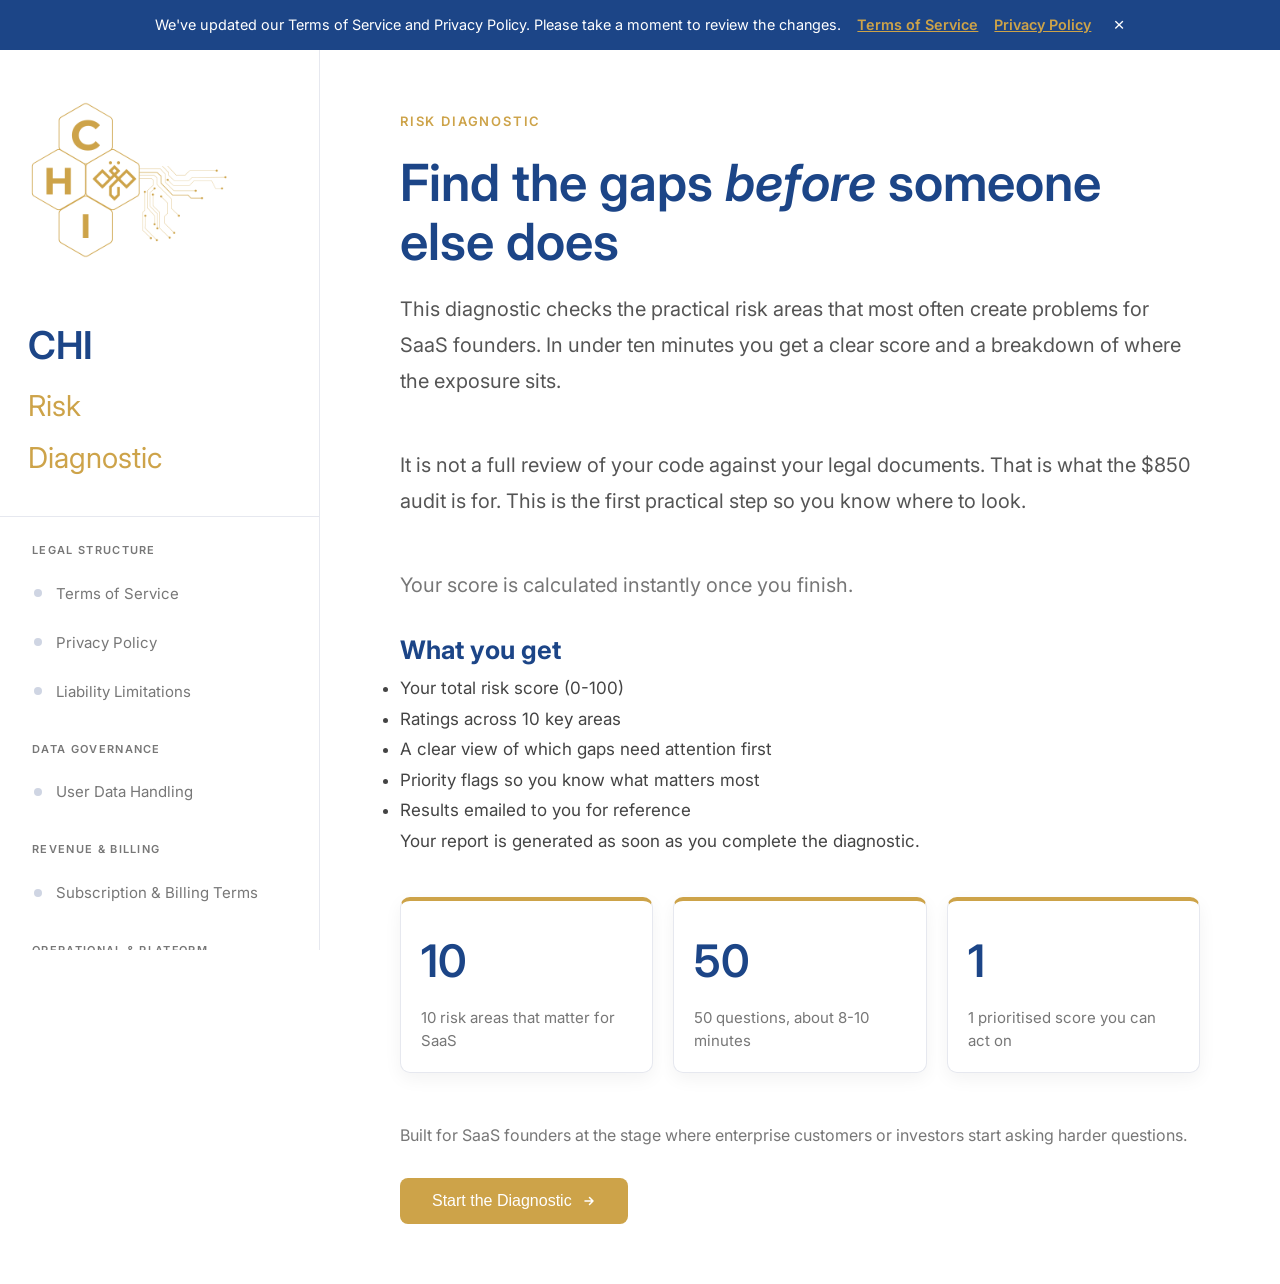
<file: saas-risk-diagnostic.html>
<!DOCTYPE html>
    <html lang="en">
        <head>
            <meta charset="UTF-8">
            <meta name="viewport" content="width=device-width, initial-scale=1.0">
            <title>CHI SaaS Risk Diagnostic</title>
            <link href="https://fonts.googleapis.com/css2?family=DM+Serif+Display:ital@0;1&family=DM+Mono:wght@300;400;500&family=Instrument+Sans:wght@400;500;600&display=swap" rel="stylesheet">
            <link rel="icon" type="images/chi-favicon.png" href="images/chi-favicon.png">
            <link href="https://fonts.googleapis.com/css2?family=Inter:wght@400;500;600&display=swap" rel="stylesheet">
            <style>
                /* ── RESET ── */
                *, *::before, *::after {
                  box-sizing: border-box;
                  margin: 0;
                  padding: 0;
                }

                /* ── BRAND VARIABLES ── */
                  :root {
                    --chi-navy: #1c4587;
                    --chi-gold: #cda349;
                    --chi-gold-dark: #b8923e;
                    --chi-text: #444;
                    --chi-text-mid: #555;
                    --chi-text-muted: #777;
                    --chi-light: #f7f9fc;
                    --chi-border: #e6e8ef;
                    --chi-border-active: #cfd5e3;
                    --chi-surface: #ffffff;
                    --green: #2e9e5b;
                    --amber: #d68b1c;
                    --red: #c23c3c;
                    --risk-crit: #a52b2b;
                  }

                  /* ── BODY ── */
                  body {
                    background: #ffffff;
                    color: var(--chi-text);
                    font-family: "Inter", sans-serif;
                    font-size: 17px;
                    line-height: 1.8;
                    min-height: 100vh;
                  }

                  /* ── LAYOUT ── */
                  .shell {
                    display: grid;
                    grid-template-columns: 320px 1fr;
                    min-height: 100vh;
                  }

                  /* ── SIDEBAR ── */
                  .sidebar {
                    background: var(--chi-surface);
                    border-right: 1px solid var(--chi-border);
                    padding: 36px 0;
                    position: sticky;
                    top: 0;
                    height: 100vh;
                    overflow-y: auto;
                    display: flex;
                    flex-direction: column;
                  }

                  .sidebar-logo {
                    padding: 0 28px 32px;
                    border-bottom: 1px solid var(--chi-border);
                  }

                  .sidebar-logo img {
                    width: 200px;
                    display: block;
                    padding-bottom: 25px;
                  }

                  .logo-tag {
                    font-family: "Inter", sans-serif;
                    color: var(--chi-navy);
                    font-size: 2.4rem;
                    font-weight: 600;
                  }

                  .logo-title {
                    font-family: "Inter", sans-serif;
                    color: var(--chi-gold);
                    font-size: 1.8rem;
                    font-weight: 400;
                  }

                  .sidebar-nav {
                    padding: 24px 0;
                    flex: 1;
                  }

                  .nav-domain-label {
                    padding: 0 32px;
                    font-family: "Inter", sans-serif;
                    font-size: 11px;
                    font-weight: 600;
                    letter-spacing: 0.12em;
                    color: var(--chi-text-muted);
                    text-transform: uppercase;
                    margin-bottom: 8px;
                    margin-top: 24px;
                  }

                  .nav-domain-label:first-child {
                    margin-top: 0;
                  }

                  .nav-item {
                    display: flex;
                    align-items: center;
                    gap: 14px;
                    padding: 11px 32px;
                    cursor: pointer;
                    transition: background 0.15s;
                    border-left: 2px solid transparent;
                    color: var(--chi-text-muted);
                    font-size: 15px;
                    font-family: "Inter", sans-serif;
                  }

                  .nav-item:hover {
                    background: rgba(28, 69, 135, 0.04);
                    color: var(--chi-text-mid);
                  }

                  .nav-item.active {
                    background: rgba(28, 69, 135, 0.06);
                    border-left-color: var(--chi-navy);
                    color: var(--chi-navy);
                    font-weight: 500;
                  }

                  .nav-item.completed {
                    color: var(--chi-text-mid);
                  }

                  .nav-dot {
                    width: 8px;
                    height: 8px;
                    border-radius: 50%;
                    background: var(--chi-border-active);
                    flex-shrink: 0;
                    transition: background 0.2s;
                  }

                  .nav-item.active .nav-dot {
                    background: var(--chi-gold);
                  }

                  .nav-item.completed .nav-dot {
                    display: none;
                  }

                  .nav-check {
                    width: 16px;
                    height: 16px;
                    border-radius: 50%;
                    background: var(--green);
                    flex-shrink: 0;
                    display: none;
                    align-items: center;
                    justify-content: center;
                    font-size: 10px;
                    color: #ffffff;
                  }

                  .nav-item.completed .nav-check {
                    display: flex;
                  }

                  .sidebar-progress {
                    padding: 24px 32px;
                    border-top: 1px solid var(--chi-border);
                    margin-top: auto;
                  }

                  .progress-label {
                    font-family: "Inter", sans-serif;
                    font-size: 11px;
                    font-weight: 600;
                    letter-spacing: 0.08em;
                    color: var(--chi-text-muted);
                    text-transform: uppercase;
                    margin-bottom: 10px;
                    display: flex;
                    justify-content: space-between;
                  }

                  .progress-track {
                    height: 4px;
                    background: var(--chi-border);
                    border-radius: 2px;
                    overflow: hidden;
                  }

                  .progress-fill {
                    height: 100%;
                    background: var(--chi-gold);
                    border-radius: 2px;
                    transition: width 0.4s ease;
                  }

                  /* ── MAIN ── */
                  .main {
                    padding: 60px 80px;
                    width: 100%;
                  }

                  /* ── INTRO SCREEN ── */                  
                  .intro-screen {
                    display: block;
                  }

                  .intro-eyebrow {
                    font-size: 13px;
                    font-weight: 600;
                    letter-spacing: 0.14em;
                    color: var(--chi-gold);
                    text-transform: uppercase;
                    margin-bottom: 20px;
                  }

                  .intro-headline {
                    font-size: 3.2rem;
                    font-weight: 600;
                    line-height: 1.15;
                    color: var(--chi-navy);
                    margin-bottom: 20px;
                  }

                  .intro-sub {
                    font-size: 1.25rem;
                    color: var(--chi-text-mid);
                    line-height: 1.8;
                    margin-bottom: 48px;
                  }

                  .intro-note {
                    font-size: 1.25rem;
                    color: var(--chi-text-muted);
                    margin-bottom: 24px;
                  }

                  .intro-stats {
                    display: grid;
                    grid-template-columns: repeat(3, 1fr);
                    gap: 20px;
                    margin-bottom: 48px;
                  }

                  .intro-deliverables {
                    margin-bottom: 40px;
                  }

                  .intro-h2 {
                    color: var(--chi-navy);
                  }
                  
                  .stat-card {
                    background: var(--chi-surface);
                    border: 1px solid var(--chi-border);
                    border-top: 4px solid var(--chi-gold);
                    border-radius: 10px;
                    padding: 20px;
                    box-shadow: 0 6px 18px rgba(0, 0, 0, 0.05);
                  }

                  .stat-num {
                    font-size: 2.8rem;
                    font-weight: 600;
                    color: var(--chi-navy);
                    margin-bottom: 6px;
                  }

                  .stat-label {
                    font-size: 15px;
                    color: var(--chi-text-muted);
                    line-height: 1.5;
                  }

                  .intro-trust {
                    font-size: 16px;
                    color: var(--chi-text-muted);
                    margin-bottom: 28px;
                  }

                  /* ── BUTTONS ── */
                  .btn-primary {
                    display: inline-flex;
                    align-items: center;
                    gap: 10px;
                    background: var(--chi-gold);
                    color: #ffffff;
                    font-weight: 500;
                    font-size: 1rem;
                    padding: 14px 32px;
                    border-radius: 8px;
                    border: none;
                    cursor: pointer;
                    transition: background 0.2s ease, transform 0.1s ease;
                  }

                  .btn-primary:hover {
                    background: var(--chi-gold-dark);
                    transform: translateY(-1px);
                  }

                  .btn-primary:active {
                    transform: translateY(0);
                  }

                  .btn-secondary {
                    display: inline-flex;
                    align-items: center;
                    gap: 8px;
                    background: transparent;
                    border: 2px solid var(--chi-navy);
                    color: var(--chi-navy);
                    font-size: 1rem;
                    font-weight: 500;
                    padding: 14px 32px;
                    border-radius: 8px;
                    cursor: pointer;
                    transition: all 0.2s ease;
                  }

                  .btn-secondary:hover {
                    background: var(--chi-navy);
                    color: #ffffff;
                  }

                  /* ── SECTION SCREEN ── */
                  .section-screen {
                    display: none;
                  }

                  .section-screen.active {
                    display: block;
                  }

                  .section-header {
                    margin-bottom: 40px;
                  }

                  .section-domain {
                    font-family: "Inter", sans-serif;
                    font-size: 10px;
                    font-weight: 600;
                    letter-spacing: 0.14em;
                    color: var(--chi-gold);
                    text-transform: uppercase;
                    margin-bottom: 10px;
                  }

                  .section-title {
                    font-family: "Inter", sans-serif;
                    font-size: 2rem;
                    font-weight: 600;
                    line-height: 1.2;
                    color: var(--chi-navy);
                    margin-bottom: 14px;
                  }

                  /* ── RISK BADGES ── */
                  .risk-badge {
                    display: inline-flex;
                    align-items: center;
                    gap: 6px;
                    font-family: "Inter", sans-serif;
                    font-size: 10px;
                    font-weight: 600;
                    letter-spacing: 0.1em;
                    text-transform: uppercase;
                    padding: 5px 10px;
                    border-radius: 4px;
                    margin-bottom: 20px;
                  }

                  .risk-badge.legal {
                    background: rgba(205, 163, 73, 0.1);
                    color: var(--chi-gold);
                    border: 1px solid rgba(205, 163, 73, 0.25);
                  }

                  .risk-badge.data {
                    background: rgba(46, 158, 91, 0.08);
                    color: var(--green);
                    border: 1px solid rgba(46, 158, 91, 0.2);
                  }

                  .risk-badge.revenue {
                    background: rgba(214, 139, 28, 0.08);
                    color: var(--amber);
                    border: 1px solid rgba(214, 139, 28, 0.2);
                  }

                  .risk-badge.ops {
                    background: rgba(46, 158, 91, 0.08);
                    color: var(--green);
                    border: 1px solid rgba(46, 158, 91, 0.2);
                  }

                  .risk-badge.security {
                    background: rgba(194, 60, 60, 0.08);
                    color: var(--red);
                    border: 1px solid rgba(194, 60, 60, 0.2);
                  }

                  .risk-badge.compliance {
                    background: rgba(214, 139, 28, 0.08);
                    color: var(--amber);
                    border: 1px solid rgba(214, 139, 28, 0.2);
                  }

                  .risk-badge.resilience {
                    background: rgba(194, 60, 60, 0.08);
                    color: var(--red);
                    border: 1px solid rgba(194, 60, 60, 0.2);
                  }

                  .risk-badge.business {
                    background: rgba(205, 163, 73, 0.1);
                    color: var(--chi-gold);
                    border: 1px solid rgba(205, 163, 73, 0.25);
                  }

                  /* ── CONTEXT BOX ── */
                  .section-context {
                    background: var(--chi-surface);
                    border: 1px solid var(--chi-border);
                    border-radius: 10px;
                    padding: 22px 26px;
                    margin-bottom: 32px;
                    position: relative;
                    overflow: hidden;
                  }

                  .section-context::before {
                    content: '';
                    position: absolute;
                    left: 0;
                    top: 0;
                    bottom: 0;
                    width: 3px;
                    background: var(--chi-gold);
                    border-radius: 0 2px 2px 0;
                  }

                  .context-label {
                    font-family: "Inter", sans-serif;
                    font-size: 9px;
                    font-weight: 600;
                    letter-spacing: 0.12em;
                    color: var(--chi-text-muted);
                    text-transform: uppercase;
                    margin-bottom: 8px;
                  }

                  .context-text {
                    font-size: 16px;
                    color: var(--chi-text-mid);
                    line-height: 1.7;
                  }

                  /* ── QUESTIONS ── */
                  .questions-label {
                    font-family: "Inter", sans-serif;
                    font-size: 10px;
                    font-weight: 600;
                    letter-spacing: 0.12em;
                    color: var(--chi-text-muted);
                    text-transform: uppercase;
                    margin-bottom: 16px;
                  }

                  .question-item {
                    background: #ffffff;
                    border: 1px solid var(--chi-border);
                    border-radius: 10px;
                    padding: 20px 22px;
                    margin-bottom: 12px;
                    transition: border-color 0.2s, box-shadow 0.2s;
                  }

                  .question-item:has(.answer-btn.selected) {
                    border-color: var(--chi-navy);
                    box-shadow: 0 4px 12px rgba(0, 0, 0, 0.04);
                  }

                  .question-num {
                    font-family: "Inter", sans-serif;
                    font-size: 10px;
                    font-weight: 600;
                    color: var(--chi-text-muted);
                    margin-bottom: 6px;
                  }

                  .question-text {
                    font-size: 16px;
                    color: var(--chi-text);
                    margin-bottom: 14px;
                    line-height: 1.6;
                  }

                  .question-item:hover{
                    border-color: var(--chi-border-active);
                    }

                  .answer-row {
                    display: flex;
                    gap: 8px;
                  }

                  .answer-btn {
                    flex: 1;
                    padding: 9px 12px;
                    border-radius: 6px;
                    border: 1px solid var(--chi-border);
                    background: #ffffff;
                    color: var(--chi-text-mid);
                    font-family: "Inter", sans-serif;
                    font-size: 14px;
                    cursor: pointer;
                    transition: all 0.15s ease;
                  }

                  .answer-btn:hover {
                    border-color: var(--chi-navy);
                    color: var(--chi-navy);
                  }

                  .answer-btn.selected.yes {
                    background: rgba(46, 158, 91, 0.08);
                    border-color: var(--green);
                    color: var(--green);
                  }

                  .answer-btn.selected.partial {
                    background: rgba(214, 139, 28, 0.08);
                    border-color: var(--amber);
                    color: var(--amber);
                  }

                  .answer-btn.selected.no {
                    background: rgba(194, 60, 60, 0.08);
                    border-color: var(--red);
                    color: var(--red);
                  }

                  /* ── SECTION NAV ── */
                  .section-nav {
                    display: flex;
                    align-items: center;
                    justify-content: space-between;
                    margin-top: 36px;
                    padding-top: 28px;
                    border-top: 1px solid var(--chi-border);
                  }

                  .section-score-mini {
                    font-family: "Inter", sans-serif;
                    font-size: 12px;
                    color: var(--chi-text-muted);
                  }

                  .section-score-mini span {
                    color: var(--chi-navy);
                    font-size: 15px;
                    font-weight: 600;
                  }

                  /* ── EMAIL GATE ── */
                  .email-gate-box {
                    max-width: 100%;
                    padding-top: 20px;
                  }

                  .email-gate-sub {
                    font-size: 1.1rem;
                    color: var(--chi-text-mid);
                    line-height: 1.8;
                    margin-bottom: 36px;
                    max-width: 900px;
                  }

                  .email-gate-highlights {
                    display: grid;
                    grid-template-columns: repeat(2, 1fr);
                    gap: 16px;
                    margin-bottom: 40px;
                    max-width: 900px;
                  }

                  .highlight-item {
                    display: flex;
                    align-items: flex-start;
                    gap: 12px;
                    background: var(--chi-light);
                    border: 1px solid var(--chi-border);
                    border-radius: 8px;
                    padding: 16px 18px;
                  }

                  .highlight-icon {
                    color: var(--green);
                    font-weight: 600;
                    font-size: 14px;
                    flex-shrink: 0;
                    margin-top: 2px;
                  }

                  .highlight-text {
                    font-size: 14px;
                    color: var(--chi-text);
                    line-height: 1.5;
                  }

                  .email-gate-form {
                    display: flex;
                    gap: 12px;
                    margin-bottom: 16px;
                    max-width: 900px;
                  }

                  .consent-row {
                    display: flex;
                    align-items: flex-start;
                    gap: 8px;
                    font-size: 0.85rem;
                    color: var(--chi-text-muted);
                    text-align: left;
                    margin-top: 10px;
                    max-width: 900px;
                    cursor: pointer;
                  }
                  .consent-row input[type="checkbox"] { margin-top: 2px; flex-shrink: 0; cursor: pointer; }
                  .consent-row a { color: var(--chi-navy); text-decoration: underline; }

                  .email-input {
                    flex: 1;
                    padding: 14px 18px;
                    border: 1px solid var(--chi-border);
                    border-radius: 8px;
                    font-family: "Inter", sans-serif;
                    font-size: 1rem;
                    color: var(--chi-text);
                    outline: none;
                    transition: border-color 0.2s;
                  }

                  .email-input:focus {
                    border-color: var(--chi-navy);
                  }

                  .email-gate-note {
                    font-size: 13px;
                    color: var(--chi-text-muted);
                    margin: 0;
                  }

                  /* ── RESULTS SCREEN ── */
                  .results-screen {
                    display: none;
                  }

                  .results-screen.active {
                    display: block;
                  }

                  .report-title {
                    font-family: "Inter", sans-serif;
                    font-size: 1.5rem;
                    font-weight: 500;
                    line-height: 1.15;
                    color: var(--chi-navy);
                    margin-bottom: 16px;
                  }

                  .report-description {
                    margin-bottom: 15px;
                  }

                  .results-header {
                    margin-bottom: 48px;
                  }

                  .results-eyebrow {
                    font-family: "Inter", sans-serif;
                    font-size: 15px;
                    font-weight: 600;
                    letter-spacing: 0.14em;
                    color: var(--chi-gold);
                    text-transform: uppercase;
                    margin-bottom: 14px;
                  }

                  .results-title {
                    font-family: "Inter", sans-serif;
                    font-size: 2.6rem;
                    font-weight: 600;
                    line-height: 1.15;
                    color: var(--chi-navy);
                    margin-bottom: 16px;
                  }

                  /* ── SCORE BLOCK ── */
                  .score-block {
                    display: grid;
                    grid-template-columns: 200px 1fr;
                    gap: 32px;
                    background: #ffffff;
                    border: 1px solid var(--chi-border);
                    border-top: 4px solid var(--chi-gold);
                    border-radius: 12px;
                    padding: 32px;
                    margin-bottom: 40px;
                    align-items: center;
                    box-shadow: 0 6px 18px rgba(0, 0, 0, 0.05);
                  }

                  .score-dial {
                    text-align: center;
                  }

                  .dial-svg {
                    width: 160px;
                    height: 160px;
                  }

                  .dial-num {
                    font-family: "Inter", sans-serif;
                    font-size: 2.6rem;
                    font-weight: 600;
                    color: var(--chi-navy);
                  }

                  .dial-denom {
                    font-family: "Inter", sans-serif;
                    font-size: 13px;
                    color: var(--chi-text-muted);
                  }

                  .score-verdict-label {
                    font-family: "Inter", sans-serif;
                    font-size: 9px;
                    font-weight: 600;
                    letter-spacing: 0.14em;
                    text-transform: uppercase;
                    margin-bottom: 8px;
                    color: var(--chi-text-muted);
                  }

                  .score-verdict {
                    font-family: "Inter", sans-serif;
                    font-size: 1.8rem;
                    font-weight: 600;
                    color: var(--chi-navy);
                    margin-bottom: 12px;
                  }

                  .score-description {
                    font-size: 16px;
                    color: var(--chi-text-mid);
                    line-height: 1.7;
                  }

                  /* ── DOMAIN BREAKDOWN ── */
                  .breakdown-title {
                    font-family: "Inter", sans-serif;
                    font-size: 1.8rem;
                    font-weight: 600;
                    color: var(--chi-navy);
                    margin-bottom: 20px;
                  }

                  .domain-row {
                    display: flex;
                    align-items: center;
                    gap: 14px;
                    padding: 14px 0;
                    border-bottom: 1px solid var(--chi-border);
                  }

                  .domain-row:last-child {
                    border-bottom: none;
                  }

                  .domain-name {
                    font-size: 15px;
                    font-weight: 500;
                    color: var(--chi-text);
                    width: 240px;
                    flex-shrink: 0;
                  }

                  .domain-risk-name {
                    font-size: 13px;
                    color: var(--chi-text-muted);
                    margin-top: 2px;
                    white-space: nowrap;
                    overflow: hidden;
                    text-overflow: ellipsis;
                  }

                  .domain-bar-track {
                    flex: 1;
                    height: 6px;
                    background: var(--chi-light);
                    border-radius: 3px;
                    overflow: hidden;
                  }

                  .domain-bar-fill {
                    height: 100%;
                    border-radius: 3px;
                    transition: width 0.5s ease;
                  }

                  .domain-score-val {
                    font-family: "Inter", sans-serif;
                    font-size: 14px;
                    font-weight: 500;
                    color: var(--chi-text-muted);
                    width: 40px;
                    text-align: right;
                    flex-shrink: 0;
                  }

                  .domain-flag {
                    font-size: 12px;
                    font-family: "Inter", sans-serif;
                    font-weight: 600;
                    letter-spacing: 0.06em;
                    padding: 4px 10px;
                    border-radius: 4px;
                    flex-shrink: 0;
                  }

                  .domain-row {
                    flex-wrap: wrap;
                  }

                  .domain-guidance {
                    width: 100%;
                    margin-top: 10px;
                    padding: 12px 16px;
                    background: #f7f9fc;
                    border-left: 3px solid #ccc;
                    border-radius: 4px;
                    font-size: 13px;
                    line-height: 1.6;
                    color: #444;
                  }

                  .flag-low  + .domain-guidance,
                  .domain-row:has(.flag-low)  .domain-guidance { border-left-color: var(--green); }
                  .domain-row:has(.flag-mod)  .domain-guidance { border-left-color: var(--chi-gold); }
                  .domain-row:has(.flag-high) .domain-guidance { border-left-color: var(--amber); }
                  .domain-row:has(.flag-crit) .domain-guidance { border-left-color: var(--risk-crit); }

                  .guidance-issue {
                    font-weight: 600;
                    margin-bottom: 6px;
                    color: #333;
                  }

                  .guidance-why,
                  .guidance-action {
                    margin-top: 4px;
                  }

                  .flag-low {
                    background: rgba(46, 158, 91, 0.1);
                    color: var(--green);
                  }

                  .flag-mod {
                    background: rgba(214, 139, 28, 0.1);
                    color: var(--amber);
                  }

                  .flag-high {
                    background: rgba(194, 60, 60, 0.1);
                    color: var(--red);
                  }

                  .flag-crit {
                    background: rgba(165, 43, 43, 0.12);
                    color: var(--risk-crit);
                  }

                  /* ── CTA BLOCK ── */
                  .cta-block {
                    background: var(--chi-light);
                    border: 1px solid var(--chi-border);
                    border-radius: 12px;
                    padding: 36px;
                    margin-top: 40px;
                    text-align: center;
                  }

                  .cta-title {
                    font-family: "Inter", sans-serif;
                    font-size: 1.8rem;
                    font-weight: 600;
                    color: var(--chi-navy);
                    margin-bottom: 10px;
                  }

                  .cta-sub {
                    font-size: 16px;
                    color: var(--chi-text-mid);
                    max-width: 560px;
                    margin: 0 auto 28px;
                    line-height: 1.7;
                  }

                  .cta-buttons {
                    display: flex;
                    gap: 12px;
                    justify-content: center;
                  }

                  .cta-note {
                    font-size: 14px;
                    color: var(--chi-text-muted);
                    margin: 16px 0 24px;
                  }

                  /* ── UTILITY ── */
                  .hidden {
                    display: none !important;
                  }

                  /* ── ANIMATIONS ── */
                  @keyframes fadeSlideUp {
                    from { opacity: 0; transform: translateY(14px); }
                    to   { opacity: 1; transform: translateY(0); }
                  }

                  .section-screen.active,
                  .results-screen.active,
                  .intro-screen {
                    animation: fadeSlideUp 0.3s ease forwards;
                  }

                  /* ── RESPONSIVE ── */
                  @media (max-width: 760px) {
                    .shell {
                      grid-template-columns: 1fr;
                    }

                    .sidebar {
                      position: static;
                      height: auto;
                    }

                    .main {
                      padding: 32px 24px;
                    }

                    .intro-headline {
                      font-size: 2rem;
                    }

                    .intro-stats {
                      grid-template-columns: 1fr;
                    }

                    .score-block {
                      grid-template-columns: 1fr;
                    }

                    .cta-buttons {
                      flex-direction: column;
                      align-items: center;
                    }
                  }

                  .policy-notice {
                    background: var(--chi-navy);
                    color: #ffffff;
                    padding: 12px 20px;
                    font-size: 0.9rem;
                    display: flex;
                    align-items: center;
                    justify-content: center;
                    gap: 16px;
                    flex-wrap: wrap;
                    text-align: center;
                  }
                  .policy-notice a { color: var(--chi-gold); text-decoration: underline; font-weight: 600; }
                  .policy-notice a:hover { color: #ffffff; }
                  .policy-notice button {
                    background: none; border: none; color: #ffffff; font-size: 1.2rem;
                    cursor: pointer; line-height: 1; padding: 0 0 0 6px; margin: 0;
                  }
                  .policy-notice.hidden { display: none; }
            </style>
        </head>
        <body>

          <div class="policy-notice" id="policyNotice">
            <span>We've updated our Terms of Service and Privacy Policy. Please take a moment to review the changes.</span>
            <a href="terms.html">Terms of Service</a>
            <a href="privacy.html">Privacy Policy</a>
            <button onclick="dismissPolicyNotice()" aria-label="Dismiss">&times;</button>
          </div>
          <script>
            (function () {
              var KEY = "chi_policy_notice_dismissed";
              var VERSION = "2026-07-30"; // bump this string whenever the ToS/PP materially change
              var banner = document.getElementById("policyNotice");
              if (banner && localStorage.getItem(KEY) === VERSION) { banner.classList.add("hidden"); }
              window.dismissPolicyNotice = function () {
                localStorage.setItem(KEY, VERSION);
                if (banner) banner.classList.add("hidden");
              };
            })();
          </script>

          <div class="shell">

            <!-- ── SIDEBAR ── -->
            <aside class="sidebar">
              <div class="sidebar-logo">
                <img src="images/Logo_for_websites_etc.png" alt="CHI Logo">
                <div class="logo-tag">CHI</div>
                <div class="logo-title">Risk<br>Diagnostic</div>
              </div>

              <nav class="sidebar-nav" id="sidebarNav">
                <!-- populated by JS -->
              </nav>

              <div class="sidebar-progress">
                <div class="progress-label">
                  <span>Progress</span>
                  <span id="progressPct">0%</span>
                </div>
                <div class="progress-track">
                  <div class="progress-fill" id="progressFill" style="width:0%"></div>
                </div>
              </div>
            </aside>

            <!-- ── CONTENT ── -->
            <main class="main" id="mainContent">

              <!-- INTRO -->
              <div class="intro-screen" id="introScreen">
                <div class="intro-eyebrow">Risk Diagnostic</div>
                <h1 class="intro-headline">Find the gaps <em>before</em> someone else does</h1>
                <p class="intro-sub">
                  This diagnostic checks the practical risk areas that most often create problems for SaaS founders. In under ten minutes you get a clear score and a breakdown of where the exposure sits.
                </p>
                <p class="intro-sub">
                  It is not a full review of your code against your legal documents. That is what the $850 audit is for. This is the first practical step so you know where to look.
                </p>
                <p class="intro-note">
                 Your score is calculated instantly once you finish.
                </p>
                <div class="intro-deliverables">
                  <h2 class="intro-h2">What you get</h2>
                  <ul>
                    <li>Your total risk score (0-100)</li>
                    <li>Ratings across 10 key areas</li>
                    <li>A clear view of which gaps need attention first</li>
                    <li>Priority flags so you know what matters most</li>
                    <li>Results emailed to you for reference</li>
                  </ul>
                  <p class="deliverable-note">
                    Your report is generated as soon as you complete the diagnostic.
                  </p>
                </div>
                <div class="intro-stats">
                  <div class="stat-card">
                    <div class="stat-num">10</div>
                    <div class="stat-label">10 risk areas that matter for SaaS</div>
                  </div>
                  <div class="stat-card">
                    <div class="stat-num">50</div>
                    <div class="stat-label">50 questions, about 8-10 minutes</div>
                  </div>
                  <div class="stat-card">
                    <div class="stat-num">1</div>
                    <div class="stat-label">1 prioritised score you can act on</div>
                  </div>
                </div>
                <p class="intro-trust">
                Built for SaaS founders at the stage where enterprise customers or investors start asking harder questions.
                </p>
                <button class="btn-primary" onclick="startAudit()">
                  Start the Diagnostic
                  <svg width="14" height="14" viewBox="0 0 14 14" fill="none">
                    <path d="M3 7h8M7.5 3.5L11 7l-3.5 3.5" stroke="currentColor" stroke-width="1.5" stroke-linecap="round" stroke-linejoin="round"/>
                  </svg>
                </button>
              </div>

              <!-- SECTION SCREENS (generated by JS) -->
              <div id="sectionScreens"></div>

              <!-- RESULTS -->
              <div id="emailGate" class="section-screen">
                <div class="email-gate-box">
                  <div class="results-eyebrow">One last Step</div>
                  <h2 class="results-title">Your results are ready</h2>
                  <p class="email-gate-sub">
                    You have completed all 10 sections. Enter your email to unlock the full score, the domain-by-domain breakdown, and the priority areas.
                  </p>
                  <p class="email-gate-sub">
                    This diagnostic shows you where the surface risks sit. The bigger exposure often lives in the places where your code and your legal documents stop matching. That is what the full audit checks.
                  </p>

                  <div class="email-gate-highlights">
                    <div class="highlight-item">
                      <div class="highlight-icon">✓</div>
                      <div class="highlight-text">Your total risk score out of 100</div>
                    </div>
                    <div class="highlight-item">
                      <div class="highlight-icon">✓</div>
                      <div class="highlight-text">Risk rating across all 10 areas</div>
                    </div>
                    <div class="highlight-item">
                      <div class="highlight-icon">✓</div>
                      <div class="highlight-text">Priority gaps flagged for attention</div>
                    </div>
                    <div class="highlight-item">
                      <div class="highlight-icon">✓</div>
                      <div class="highlight-text">Results emailed to you</div>
                    </div>
                  </div>

                  <div class="email-gate-form">
                    <input 
                      type="text" 
                      id="userName" 
                      class="email-input"
                      placeholder="Your Name"
                    >
                    <input 
                      type="email" 
                      id="userEmail" 
                      class="email-input"
                      placeholder="your@email.com"
                    >
                    
                    <button class="btn-primary" onclick="submitEmail()">
                      View My Results
                      <svg width="14" height="14" viewBox="0 0 14 14" fill="none">
                        <path d="M3 7h8M7.5 3.5L11 7l-3.5 3.5" stroke="currentColor" stroke-width="1.5" stroke-linecap="round" stroke-linejoin="round"/>
                      </svg>
                    </button>
                  </div>
                  <label class="consent-row">
                    <input type="checkbox" id="consentAge" required>
                    <span>I confirm I am 18 or older and agree to the <a href="terms.html" target="_blank">Terms of Service</a> and <a href="privacy.html" target="_blank">Privacy Policy</a>.</span>
                  </label>
                  <label class="consent-row">
                    <input type="checkbox" id="consentMarketing">
                    <span>Also send me occasional tips about CodeHive's tools and services.</span>
                  </label>
                  <p class="email-gate-note">No spam. Unsubscribe at any time.</p>
                  <p class="email-gate-note" style="margin-top: 8px;">
                    Don't see your report email? Check your spam or promotions folder — it may have landed there.
                  </p>
                </div>
              </div>

              <div class="results-screen" id="resultsScreen">
                
                <div class="results-header">
                  <div class="results-eyebrow">Audit Complete</div>
                  <h2 class="results-title">Your Risk Profile</h2>
                </div>
                <div class="report-header">
                  <h1 class="report-title">Your Automated SaaS Risk Report</h1>
                                  
                  <p class="report-description">
                      This report was automatically generated based on your responses to the SaaS Risk Diagnostic 
                      Tool and highlights areas where your platform may face operational, compliance, 
                      or legal exposure.
                  </p>
                </div>
                <div class="score-block">
                  <div class="score-dial">
                    <svg class="dial-svg" viewBox="0 0 160 160" id="dialSvg">
                      <circle cx="80" cy="80" r="64" fill="none" stroke="#1c1c21" stroke-width="10"/>
                      <circle cx="80" cy="80" r="64" fill="none" stroke="#e8d5a3" stroke-width="10"
                        stroke-dasharray="402" stroke-dashoffset="402"
                        stroke-linecap="round"
                        transform="rotate(-90 80 80)"
                        id="dialArc"
                        style="transition: stroke-dashoffset 1s ease, stroke 0.5s ease"/>
                      <text x="80" y="76" text-anchor="middle" font-family="DM Serif Display, serif" font-size="32" fill="#f0ede8" id="dialNum">0</text>
                      <text x="80" y="96" text-anchor="middle" font-family="DM Mono, monospace" font-size="11" fill="#6b6872">/100</text>
                    </svg>
                  </div>
                  <div>
                    <div class="score-verdict-label" id="verdictLabel" style="color: var(--accent2)">Risk Level</div>
                    <div class="score-verdict" id="verdictTitle">—</div>
                    <div class="score-description" id="verdictDesc">—</div>
                  </div>
                </div>

                <h3 class="breakdown-title">Risk Breakdown by Domain</h3>
                <div id="domainBreakdown"></div>

                <div class="cta-block">
                  <div class="cta-title">Ready for the full picture?</div>

                    <div class="cta-sub">
                     This diagnostic shows you the surface risks. The real exposure often sits in the mismatch between what your code actually does and what your Terms of Service and Privacy Policy promise.
                    </div>
                    <div class="cta-sub">
                      The Code-Compliance Alignment Audit reviews your code, your legal documents, and the regulations that matter, then gives you a clear prioritised list of what to fix first.
                    </div>
                    
                    <div class="cta-buttons">
                      <button class="btn-primary" onclick="window.open('https://calendly.com/codehiveinnovations-risk/30min','_blank')">
                        Book the $850 Audit
                      </button>
                    </div>
                    <div class="cta-buttons">
                      <button class="btn-secondary" onclick="window.open('https://calendly.com/codehiveinnovations-risk/30min','_blank')">
                        Book a Clarity Session ($149)
                      </button>
                    </div>

                    <div class="cta-note">
                    Or reply to the email with your results if you want to talk first.
                    </div>
                    <button class="btn-secondary" onclick="resetAudit()">
                      <svg width="13" height="13" viewBox="0 0 13 13" fill="none"><path d="M2 6.5A4.5 4.5 0 016.5 2c1.5 0 2.8.7 3.7 1.8M11 6.5A4.5 4.5 0 016.5 11c-1.5 0-2.8-.7-3.7-1.8" stroke="currentColor" stroke-width="1.3" stroke-linecap="round"/><path d="M9.5 1.5v2.5H12M1 9h2.5v2.5" stroke="currentColor" stroke-width="1.3" stroke-linecap="round" stroke-linejoin="round"/></svg>
                      Retake Audit
                    </button>
                  </div>
                </div>
              </div>
            </main>
          </div>

          <script>const SECTIONS = [
            {
              id: 'tos', domain: 'Domain 1 — Legal Structure', badge: 'legal', badgeLabel: 'Legal',
              title: 'Terms of Service', riskName: 'Weak or Missing Terms of Service',
              context: 'Your Terms of Service is the contract that governs how customers can use the platform. If it does not accurately reflect what the product actually does, or if key protections are missing, the first person who notices is usually not you. It is an enterprise customer, an investor, or a lawyer looking for leverage.',
              questions: [
                'Was your Terms of Service written for your specific SaaS product, rather than adapted from a generic template?',
                'Does it spell out what your software does, and just as importantly, what it doesn\'t guarantee?',
                'Does it include a limitation of liability clause?',
                'Does it set out what counts as acceptable behavior on the platform?',
                'Does it lay out how disputes between you and a user get resolved?'
              ]
            },
            {
              id: 'privacy', domain: 'Domain 1 — Legal Structure', badge: 'legal', badgeLabel: 'Legal',
              title: 'Privacy Policy', riskName: 'No Proper Privacy Policy (or Non-Compliant One)',
              context: 'Your privacy policy is one of the first things enterprise buyers and regulators check. If it does not match what the product actually collects, stores, or shares, the mismatch is easy to find and hard to explain away.',
              questions: [
                'Does your Privacy Policy list every type of data your SaaS actually collects?',
                'Does it explain how that data gets used and where it\'s stored?',
                'Does it disclose whether data is shared with any third-party services or integrations?',
                'Does it explain how a user can request their data be deleted or changed?',
                'Do you revisit the policy whenever your SaaS\'s data practices change?'
              ]
            },
            {
              id: 'liability', domain: 'Domain 1 — Legal Structure', badge: 'legal', badgeLabel: 'Legal',
              title: 'Liability Limitations', riskName: 'No Clear Liability Limitations',
              context: 'Having a Terms of Service on file doesn\'t automatically cap what a dispute could cost you. That only happens through a clearly structured liability clause, one that spells out excluded damages and a maximum financial ceiling. Without it, a single dispute over downtime, lost data, or a bad output could scale well past what your business could actually absorb.',
              questions: [
                'Does your Terms of Service limit which types of damages your company can be held responsible for?',
                'Is there a defined cap on how much your company could owe from a platform-related dispute?',
                'Does the agreement state that, where appropriate, users take on their own risk by using the software?',
                'Are users told upfront about possible service interruptions, bugs, or system limitations?',
                'Have you checked that these liability terms actually match how your SaaS operates today?'
              ]
            },
            {
              id: 'data', domain: 'Domain 2 — Data Governance', badge: 'data', badgeLabel: 'Data',
              title: 'User Data Handling', riskName: 'Improper Handling of User Data',
              context: 'Data protection covers more than where you store things. It\'s about how data gets collected, who can access it, and how it moves through every system it touches. Every new integration adds another point where that data changes hands, and without clear controls at each one, you\'re accumulating failure points without realizing it.',
              questions: [
                'Could you list every type of user data your SaaS collects and stores, off the top of your head?',
                'Is sensitive user data encrypted, both in storage and in transit?',
                'Can only authorized people actually reach your user data, or is access looser than that?',
                'Do you collect only the data your SaaS genuinely needs to function?',
                'Do you check periodically how user data moves between your platform and any third-party integrations?'
              ]
            },
            {
              id: 'billing', domain: 'Domain 3 — Revenue & Billing', badge: 'revenue', badgeLabel: 'Revenue',
              title: 'Subscription & Billing Terms', riskName: 'Unclear Subscription / Billing Terms',
              context: 'Billing disputes are one of the most common sources of chargebacks and reputational damage for SaaS companies, and most of them are preventable. When renewal timing, cancellation steps, or refund rules aren\'t clearly communicated upfront, the payment processor ends up deciding the outcome, and processors default to siding with the customer. That\'s a decision you could have controlled with clearer terms.',
              questions: [
                'Does your Terms of Service explain exactly how subscription billing works?',
                'Would a customer know, without asking, when their subscription is going to renew?',
                'Is the cancellation process spelled out somewhere a user would actually find it?',
                'Can a user see your refund policy before they buy, not after?',
                'Do you give advance notice before a pricing change or billing adjustment takes effect?'
              ]
            },
            {
              id: 'thirdparty', domain: 'Domain 4 — Operational & Platform', badge: 'ops', badgeLabel: 'Operations',
              title: 'Third-Party Dependencies', riskName: 'Using Third-Party Tools Without Understanding Risk',
              context: 'Every tool you integrate becomes a dependency you don\'t fully control, whether that\'s a payment processor, an auth provider, or a third-party API. If any of them changes its terms, goes down, or gets breached, that risk becomes your risk. Most founders only find out how deep these dependencies go the day one of them fails.',
              questions: [
                'Do you keep an actual list of every third-party service your SaaS depends on?',
                'Do you know how each of those providers handles the user data that passes through them?',
                'If a key integration went down tomorrow, do you have a plan for that?',
                'Do you know the usage limits and terms attached to the APIs and services you rely on?',
                'Have you checked whether any critical part of your product depends entirely on one external provider?'
              ]
            },
            {
              id: 'security', domain: 'Domain 5 — Security', badge: 'security', badgeLabel: 'Security',
              title: 'Security & Data Breach Exposure', riskName: 'Security Weaknesses / Data Breach Exposure',
              context: 'Your cloud provider secures its own infrastructure, not the choices you make on top of it. Misconfigurations, weak authentication, exposed APIs, and loose access controls are all things a provider can\'t fix for you. Even a small implementation error can open a real vulnerability, and for an early-stage company, one breach can do reputational damage that takes years to undo, if it undoes at all.',
              questions: [
                'Do you actually understand how user authentication is secured in your platform, or is that someone else\'s black box?',
                'Are user credentials and sensitive data encrypted both at rest and in transit?',
                'Does system access depend on roles or permissions, rather than everyone having the same level of reach?',
                'Are your APIs locked down against unauthorized access or abuse?',
                'Have you ever had someone assess your platform architecture for security vulnerabilities?'
              ]
            },
            {
              id: 'compliance', domain: 'Domain 6 — Regulatory & Compliance', badge: 'compliance', badgeLabel: 'Compliance',
              title: 'Industry Regulations', riskName: 'Non-Compliance with Industry Regulations',
              context: 'Compliance isn\'t something that only kicks in once you land an enterprise client. Depending on what data you\'re already processing, you may be within scope of data protection, financial, or security regulations right now, whether you\'ve looked into it or not. And when an enterprise prospect does ask, they won\'t wait around for you to get ready, they\'ll move to a vendor who already is.',
              questions: [
                'Do you know which regulations apply to your SaaS, based on the type of data you actually process?',
                'Have you checked whether your platform falls under privacy or data protection law in any jurisdiction you operate in?',
                'Do you know what security or compliance standards an enterprise customer is likely to expect from you?',
                'Do you have an actual process for handling a user\'s data request or a regulator\'s inquiry?',
                'Have you confirmed that the third-party services you use meet your compliance obligations?'
              ]
            },
            {
              id: 'incident', domain: 'Domain 7 — Operational Resilience', badge: 'resilience', badgeLabel: 'Resilience',
              title: 'Incident Response', riskName: 'No Incident Response Plan',
              context: 'Even well-built systems go down eventually, that part isn\'t optional. What actually determines the damage is how fast and how clearly your team responds when it happens. Without a plan, people improvise under pressure, communication lags, and a minor disruption has time to snowball into a credibility problem.',
              questions: [
                'If a major system failure or security incident happened right now, is there an actual process to follow?',
                'Is there a specific person or team who owns incident response, or would it be whoever\'s around?',
                'Do you have a plan for communicating with users while a service disruption is happening?',
                'Do you know roughly how long it would take your team to spot and contain a system failure?',
                'Do you keep backups and a recovery process for your critical data?'
              ]
            },
            {
              id: 'marketing', domain: 'Domain 8 — Business & Representation', badge: 'business', badgeLabel: 'Business',
              title: 'Marketing Claims', riskName: 'Misleading Marketing or Product Claims',
              context: 'Every claim on your site, in your sales materials, or in your pitch deck sets an expectation. If the product does not consistly deliver on those claims, a customer has a real argument that they were misled. That gap is exactly the kind of thing that surfaces when someone starts looking closely.',
              questions: [
                'Do the claims in your marketing materials actually match what your platform can do?',
                'Do you steer clear of claiming compliance with standards you haven\'t actually verified?',
                'Could you back up every claim you make about reliability, uptime, or performance if someone pushed back on it?',
                'Where it matters, do you disclose the product\'s actual limitations rather than staying quiet about them?',
                'Do your marketing and technical teams agree on how the platform gets represented publicly?'
              ]
            }
          ];

          const riskGuidance = {
            terms: {
              low: {
                issue: "Your Terms of Service hold up under most day-to-day scenarios.",
                why: "A properly scoped ToS is what turns a disagreement with a user into a five-minute email instead of a legal bill.",
                action: "Revisit it whenever you ship a feature that changes what users can do on the platform."
              },
              moderate: {
                issue: "Parts of your Terms of Service are doing more guessing than governing.",
                why: "Gaps in acceptable use or liability language are exactly where a frustrated user\'s lawyer will start looking.",
                action: "Pin down acceptable use, liability limits, and user obligations in plain language before the next dispute forces the issue."
              },
              elevated: {
                issue: "Several protections a SaaS ToS is supposed to carry are missing here.",
                why: "Without them, disputes over how the platform can be used get decided by whoever argues loudest, not by your contract.",
                action: "Rebuild the core structure now, platform rules, liability limits, dispute handling, rather than patching it clause by clause later."
              },
              high: {
                issue: "This ToS isn\'t doing the job a SaaS contract needs to do.",
                why: "A thin or generic ToS means every user dispute starts from zero, with nothing in writing to fall back on.",
                action: "Treat this as a rebuild, not a touch-up, before your next paying customer signs up."
              }
            },
            privacy: {
              low: {
                issue: "Your privacy policy actually reflects what your product does with data.",
                why: "Regulators and enterprise buyers both check this first, mismatches between policy and practice are an easy, embarrassing find.",
                action: "Keep it in sync every time you add a new data source or third-party tool."
              },
              moderate: {
                issue: "Your privacy policy is vaguer than your actual data practices.",
                why: "A policy that under-describes what you collect protects you less than no policy at all, since it can be read as a misrepresentation.",
                action: "Walk through what you actually collect, store, and share, then update the policy to match it exactly."
              },
              elevated: {
                issue: "Multiple disclosure requirements are missing from your privacy policy.",
                why: "Under GDPR and POPIA-style frameworks, silence on data sharing or retention isn\'t neutral, it\'s a violation.",
                action: "Add explicit language on third-party sharing, retention periods, and how users can request deletion."
              },
              high: {
                issue: "There\'s no real privacy policy standing between you and a compliance complaint.",
                why: "The moment you collect any personal data without disclosing it properly, you\'re exposed regardless of your company\'s size or location.",
                action: "Get a real privacy policy in place before you onboard another user, this one can\'t wait for a quiet week."
              }
            },
            liability: {
              low: {
                issue: "Your liability provisions actually cap what a dispute could cost you.",
                why: "Without a cap, a single bad incident, downtime, a bug, a bad output, can turn into a claim sized to a customer\'s total losses, not your ability to pay.",
                action: "Check this figure again any time your customer base or product risk changes materially."
              },
              moderate: {
                issue: "Your liability cap exists but doesn\'t cover much.",
                why: "A weak or narrow cap gives you the appearance of protection without the substance of it.",
                action: "Widen the exclusions and confirm the cap actually reflects what a real dispute with your platform would cost."
              },
              elevated: {
                issue: "Your liability language leaves several realistic scenarios uncapped.",
                why: "Any gap in coverage is where a claim will land, disputes go exactly where the contract is weakest.",
                action: "Close the specific gaps, service interruptions, bugs, third-party integration failures, rather than relying on one general clause."
              },
              high: {
                issue: "There\'s effectively nothing limiting what a legal claim against you could cost.",
                why: "One serious incident without a liability cap in place could threaten the business itself, not just a line item.",
                action: "This is the single highest-priority fix on this list, get a liability clause in before anything else."
              }
            },
            userdata: {
              low: {
                issue: "You know where your user data lives and who can touch it.",
                why: "That visibility is what lets you answer a security question in minutes instead of days when an enterprise buyer or auditor asks.",
                action: "Keep documenting new integrations as you add them, this gets harder to track the more the platform grows."
              },
              moderate: {
                issue: "Some parts of your data handling are documented, others are just tribal knowledge.",
                why: "Undocumented access paths are the ones nobody remembers to lock down, and the ones an auditor finds first.",
                action: "Write down who can access what user data and why, starting with the systems nobody\'s touched in a while."
              },
              elevated: {
                issue: "Your platform is collecting and moving user data without much of a paper trail.",
                why: "When something goes wrong with data you can\'t fully account for, you can\'t tell a customer, or a regulator, exactly what happened.",
                action: "Map out what data flows where, then lock down access to only what each system actually needs."
              },
              high: {
                issue: "Right now, nobody could tell you with confidence everywhere your user data ends up.",
                why: "That\'s not just a security risk, it\'s the first question any serious customer or investor will ask, and the first one you\'ll fail to answer cleanly.",
                action: "Start with a full inventory: what you collect, where it\'s stored, and who can reach it. Everything else depends on having that first."
              }
            },
            billing: {
              low: {
                issue: "Your billing terms tell customers exactly what to expect and when.",
                why: "Clear terms are what keep a renewal or a cancellation from turning into a chargeback dispute you lose by default.",
                action: "Revisit this any time you change pricing or add a new plan tier."
              },
              moderate: {
                issue: "Some billing moments, a renewal, a cancellation, aren\'t spelled out clearly enough.",
                why: "Payment processors side with the customer by default when your terms are ambiguous, so vague billing language costs you money, not just goodwill.",
                action: "Clarify exactly when renewals trigger and exactly how a customer cancels, in language a non-lawyer would understand."
              },
              elevated: {
                issue: "Your billing terms leave real gaps around renewals, cancellations, or refunds.",
                why: "Each of those gaps is a future chargeback you\'ll have to fight with limited documentation on your side.",
                action: "Rewrite the billing section to explicitly cover renewal timing, cancellation steps, and refund eligibility, don\'t leave any of the three implied."
              },
              high: {
                issue: "There\'s not much in writing about how your billing actually works.",
                why: "Every unclear billing cycle is a customer dispute waiting to happen, and without written terms, you have no leg to stand on when it does.",
                action: "This needs a full billing terms section before your next renewal cycle runs, not after a dispute forces it."
              }
            },
            thirdparty: {
              low: {
                issue: "You know what your platform depends on to keep running.",
                why: "That awareness is what lets you react in hours, not days, when a vendor changes terms or goes down.",
                action: "Keep the list current as you add or drop integrations."
              },
              moderate: {
                issue: "You\'re relying on some third-party tools without a clear picture of what happens if they fail.",
                why: "A vendor\'s outage or policy change becomes your outage or policy change the moment your platform depends on it.",
                action: "List out your critical dependencies and check what each one\'s terms actually commit to."
              },
              elevated: {
                issue: "Several parts of your platform depend on third-party services you haven\'t fully vetted.",
                why: "You\'re inheriting each of those vendors' risks, security, uptime, data handling, without necessarily knowing what they are.",
                action: "Review the terms and security posture of anything your platform can\'t function without."
              },
              high: {
                issue: "Your platform\'s uptime and data security currently depend on vendors you haven\'t evaluated.",
                why: "If any one of them has a bad day, so does your business, and you\'d be finding out about the risk for the first time when it happens.",
                action: "Start with whichever integration touches the most user data or the most core functionality, and work outward from there."
              }
            },
            security: {
              low: {
                issue: "Your authentication, encryption, and access controls are actually holding together.",
                why: "Attackers go after the easiest opening they can find, solid basics here mean they look elsewhere.",
                action: "Re-test these controls whenever you add a new feature that touches user data or credentials."
              },
              moderate: {
                issue: "A few security basics are inconsistent across your platform.",
                why: "Attackers don\'t need every door open, one weak spot in authentication or access control is enough to get in.",
                action: "Audit authentication, encryption, and role-based access together, gaps in one usually mean gaps in the others."
              },
              elevated: {
                issue: "Your platform\'s security controls aren\'t strong enough for the data you\'re handling.",
                why: "Inconsistent encryption or loose access permissions are exactly what turns a routine bug into a breach.",
                action: "Prioritize authentication and encryption first, then tighten role-based access across the rest of the platform."
              },
              high: {
                issue: "There isn\'t enough standing between your platform and a breach.",
                why: "For an early-stage company, one serious incident can do reputational damage you don\'t recover from, regardless of how good the product is.",
                action: "This is urgent: lock down authentication and encryption now, then build out the rest of your security posture."
              }
            },
            regulations: {
              low: {
                issue: "You know which regulations actually apply to what your platform does.",
                why: "That clarity is what lets you answer a compliance question in a sales call instead of scrambling to find out afterward.",
                action: "Revisit this whenever you expand into a new market or start processing a new type of data."
              },
              moderate: {
                issue: "You haven\'t fully mapped which regulations apply to your specific data practices.",
                why: "Enterprise buyers ask about compliance early, and \"we haven\'t looked into that yet\" ends the conversation.",
                action: "Identify which frameworks, data protection, financial, security, actually apply based on what you collect and where your users are."
              },
              elevated: {
                issue: "Your platform likely falls under regulatory requirements you haven\'t addressed.",
                why: "Regulators don\'t care that you didn\'t know, ignorance of an applicable rule isn\'t a defense.",
                action: "Get a clear picture of which regulations apply to you, then check your current practices against each one."
              },
              high: {
                issue: "You\'re operating without a clear read on what regulations apply to your business.",
                why: "This isn\'t just a compliance risk, it\'s a growth ceiling, enterprise deals stall the moment this question comes up and you don\'t have an answer.",
                action: "Treat this as immediate groundwork: find out what applies to you before it finds you first."
              }
            },
            incident: {
              low: {
                issue: "You have a real plan for when something breaks.",
                why: "Speed of response is what separates a minor blip from a credibility crisis, and you\'re set up to move fast.",
                action: "Run through the plan periodically so it\'s not just a document nobody\'s looked at in months."
              },
              moderate: {
                issue: "Your incident response is more improvised than planned.",
                why: "Under pressure, teams without a clear plan lose time figuring out who does what, and that delay is what turns a small issue into a visible one.",
                action: "Write down who owns incident response and what the first steps are, before you need it."
              },
              elevated: {
                issue: "There\'s no clear process for handling a major outage or security incident.",
                why: "Without one, your team is figuring out roles and communication in real time, exactly when speed matters most.",
                action: "Put a basic response plan in place: who\'s responsible, how you\'ll communicate with users, and how you recover."
              },
              high: {
                issue: "If something broke right now, there\'s no plan guiding what happens next.",
                why: "Every well-built system eventually has a bad day, the only question is whether your response makes it a footnote or a headline.",
                action: "This is foundational and missing. Build a basic incident plan this week, even a simple one beats none."
              }
            },
            marketing: {
              low: {
                issue: "Your marketing claims line up with what the product actually does.",
                why: "That consistency is what keeps a sales pitch from turning into a misrepresentation claim later.",
                action: "Loop in whoever writes marketing copy whenever the product\'s actual capabilities change."
              },
              moderate: {
                issue: "A few marketing claims are running ahead of what the product currently does.",
                why: "Customers hold you to what you promised in the pitch, not what shipped, and the gap between the two is where complaints start.",
                action: "Go through your marketing pages and pitch materials and flag anything that overstates current functionality."
              },
              elevated: {
                issue: "Several claims in your marketing create expectations the product doesn\'t consistently meet.",
                why: "Overstated claims around security, uptime, or performance are exactly the kind of thing that turns into a public complaint or a support escalation.",
                action: "Rewrite the claims that are running ahead of reality, and get technical sign-off on anything related to compliance or uptime before it goes out again."
              },
              high: {
                issue: "Your marketing is making promises the product can\'t consistently back up.",
                why: "For a small company, even a handful of these complaints creates outsized legal and reputational pressure relative to your size.",
                action: "Get marketing and product aligned on what\'s actually true before anything else goes out under your name."
              }
            }
          };

          // ── STATE ──
          let answers = {};
          let currentSection = 0;
          let emailCaptured = false;

          // ── HELPERS ──
          function sectionComplete(si) {
            const arr = answers[si] || [];
            return arr.filter(v => v !== null).length === 5;
          }

          function calcTotal() {
            let total = 0;
            SECTIONS.forEach((_, si) => {
              const arr = answers[si] || new Array(5).fill(0);
              total += arr.reduce((a, b) => a + (b ?? 0), 0);
            });
            return total;
          }

          // ── BUILD SIDEBAR ──
          function buildSidebar() {
            const nav = document.getElementById('sidebarNav');
            let lastDomain = '';
            let html = '';

            SECTIONS.forEach((sec, i) => {
              if (sec.domain !== lastDomain) {
                const shortDomain = sec.domain.replace(/Domain \d+ — /, '');
                html += `<div class="nav-domain-label">${shortDomain}</div>`;
                lastDomain = sec.domain;
              }
              html += `
                <div class="nav-item" id="navItem${i}" onclick="goToSection(${i})">
                  <div class="nav-dot"></div>
                  <div class="nav-check">✓</div>
                  <span>${sec.title}</span>
                </div>`;
            });

            html += `
              <div class="nav-domain-label" style="margin-top:20px">Summary</div>
              <div class="nav-item" id="navItemResults" onclick="showResults()">
                <div class="nav-dot"></div>
                <div class="nav-check">✓</div>
                <span>Risk Report</span>
              </div>`;

            nav.innerHTML = html;
          }

          // ── BUILD SECTION SCREENS ──
          function buildSections() {
            const container = document.getElementById('sectionScreens');
            let html = '';

            SECTIONS.forEach((sec, si) => {
              const qHtml = sec.questions.map((q, qi) => `
                <div class="question-item" id="qItem${si}_${qi}">
                  <div class="question-num">Q${qi + 1} of 5</div>
                  <div class="question-text">${q}</div>
                  <div class="answer-row">
                    <button class="answer-btn yes"     onclick="setAnswer(${si}, ${qi}, 0, this)">Yes</button>
                    <button class="answer-btn partial" onclick="setAnswer(${si}, ${qi}, 1, this)">Partially</button>
                    <button class="answer-btn no"      onclick="setAnswer(${si}, ${qi}, 2, this)">No</button>
                  </div>
                </div>`).join('');

              const isLast = si === SECTIONS.length - 1;
              const remaining = SECTIONS.length - si - 1;

              html += `
                <div class="section-screen" id="section${si}">
                  <div class="section-header">
                    <div class="section-domain">${sec.domain}</div>
                    <h2 class="section-title">${sec.title}</h2>
                    <div class="risk-badge ${sec.badge}">${sec.badgeLabel} Risk</div>
                    <div class="section-context">
                      <div class="context-label">Why This Matters</div>
                      <div class="context-text">${sec.context}</div>
                    </div>
                  </div>
                  <div class="questions-label">Assessment Questions</div>
                  ${qHtml}
                  <div class="section-nav">
                    <button class="btn-secondary" onclick="${si === 0 ? 'showIntro()' : `goToSection(${si - 1})`}">
                      <svg width="13" height="13" viewBox="0 0 13 13" fill="none">
                        <path d="M10 6.5H3M5.5 3.5L2 7l3.5 3.5" stroke="currentColor" stroke-width="1.3" stroke-linecap="round" stroke-linejoin="round"/>
                      </svg>
                      Back
                    </button>
                    <div class="sections-remaining">
                      ${isLast
                        ? `<span style="color:var(--chi-navy);font-weight:600;">Last section</span>`
                        : `<span style="color:var(--chi-navy);font-weight:600;">${remaining}</span> section${remaining === 1 ? '' : 's'} remaining`
                      }
                    </div>
                    <button class="btn-primary" id="nextBtn${si}" onclick="${isLast ? 'showResults()' : `goToSection(${si + 1})`}">
                      ${isLast ? 'Generate Risk Report' : 'Next'}
                      <svg width="14" height="14" viewBox="0 0 14 14" fill="none">
                        <path d="M3 7h8M7.5 3.5L11 7l-3.5 3.5" stroke="currentColor" stroke-width="1.3" stroke-linecap="round" stroke-linejoin="round"/>
                      </svg>
                    </button>
                  </div>
                </div>`;
            });

            container.innerHTML = html;
          }

          // ── SET ANSWER ──
          function setAnswer(si, qi, val, btn) {
            if (!answers[si]) answers[si] = new Array(5).fill(null);
            answers[si][qi] = val;

            const row = btn.parentElement;
            row.querySelectorAll('.answer-btn').forEach(b => b.classList.remove('selected'));
            btn.classList.add('selected');

            updateProgress();
          }

          // ── PROGRESS ──
          function updateProgress() {
            let answered = 0;

            SECTIONS.forEach((sec, si) => {
              const arr = answers[si] || [];
              answered += arr.filter(v => v !== null).length;

              const navItem = document.getElementById(`navItem${si}`);
              if (navItem) {
                const complete = arr.filter(v => v !== null).length === 5;
                navItem.classList.toggle('completed', complete);
              }
            });

            const total = SECTIONS.length * 5;
            const pct = Math.round((answered / total) * 100);
            document.getElementById('progressFill').style.width = pct + '%';
            document.getElementById('progressPct').textContent = pct + '%';
          }

          // ── NAVIGATION ──
          function showIntro() {
            document.getElementById('introScreen').style.display = 'block';
            document.querySelectorAll('.section-screen').forEach(s => s.classList.remove('active'));
            document.getElementById('resultsScreen').classList.remove('active');
            document.querySelectorAll('.nav-item').forEach(n => n.classList.remove('active'));
          }

          function startAudit() {
            document.getElementById('introScreen').style.display = 'none';
            document.querySelectorAll('.section-screen').forEach(s => s.classList.remove('active'));
            document.getElementById('section0').classList.add('active');
            document.getElementById('navItem0').classList.add('active');
            currentSection = 0;
            updateProgress();
            window.scrollTo(0, 0);
          }

          function goToSection(si) {
            // Enforce completion before moving forward
            if (si > currentSection && !sectionComplete(currentSection)) {
              alert('Please answer all 5 questions before continuing.');
              return;
            }

            document.getElementById('introScreen').style.display = 'none';
            document.getElementById('resultsScreen').classList.remove('active');
            document.getElementById('emailGate').classList.remove('active');
            document.querySelectorAll('.section-screen').forEach(s => s.classList.remove('active'));
            document.getElementById(`section${si}`).classList.add('active');

            document.querySelectorAll('.nav-item').forEach(n => n.classList.remove('active'));
            const navItem = document.getElementById(`navItem${si}`);
            if (navItem) navItem.classList.add('active');

            currentSection = si;
            window.scrollTo(0, 0);
          }

          // ── RESULTS ──
          function showResults() {
            if (!sectionComplete(currentSection)) {
              alert('Please answer all 5 questions before continuing.');
              return;
            }

            if (!emailCaptured) {
              document.getElementById('introScreen').style.display = 'none';
              document.querySelectorAll('.section-screen').forEach(s => s.classList.remove('active'));
              document.getElementById('emailGate').classList.add('active');
              return;
            }

            document.getElementById('introScreen').style.display = 'none';
            document.querySelectorAll('.section-screen').forEach(s => s.classList.remove('active'));
            document.getElementById('emailGate').classList.remove('active');
            document.getElementById('resultsScreen').classList.add('active');

            document.querySelectorAll('.nav-item').forEach(n => n.classList.remove('active'));
            document.getElementById('navItemResults').classList.add('active');

            renderResults();
            window.scrollTo(0, 0);
          }

          function submitEmail() {
            const email = document.getElementById('userEmail').value.trim();
            const userName = document.getElementById('userName').value.trim() || 'User';
            const ageAgreed = document.getElementById('consentAge').checked;
            const marketingConsent = document.getElementById('consentMarketing').checked;

            if (!email || !email.includes('@')) {
              alert('Please enter a valid email address.');
              return;
            }

            if (!ageAgreed) {
              alert('Please confirm you are 18 or older and agree to the Terms of Service and Privacy Policy.');
              return;
            }

            // Build diagnostic answers summary
            const total = calcTotal();
            const riskLevel = total <= 20 ? 'Low' : total <= 40 ? 'Moderate' : total <= 70 ? 'Elevated' : 'High';
            const labels = ['Yes', 'Partially', 'No'];
            const riskGuidanceKeys = ['terms','privacy','liability','userdata','billing','thirdparty','security','regulations','incident','marketing'];

            const domainSummary = SECTIONS.map((sec, si) => {
              const arr = answers[si] || new Array(5).fill(0);
              const score = arr.reduce((a, b) => a + (b ?? 0), 0);
              const level = score <= 2 ? 'low' : score <= 5 ? 'moderate' : score <= 8 ? 'elevated' : 'high';
              const levelLabel = level.charAt(0).toUpperCase() + level.slice(1);
              const guidance = riskGuidance[riskGuidanceKeys[si]]?.[level] || {};
              
              return {
                domain: sec.title,
                risk_name: sec.riskName,
                score: score,
                max_score: 10,
                level: levelLabel,
                finding: guidance.issue || '',
                why: guidance.why || '',
                action: guidance.action || '',
                questions: sec.questions.map((q, qi) => ({
                  question: q,
                  answer: labels[arr[qi] ?? 0]
                }))
              };
            });

            // Show a loading state on the button
            const btn = document.querySelector('#emailGate .btn-primary');
            btn.textContent = 'Generating your report...';
            btn.disabled = true;

            // Send to Flask backend
            fetch('https://chi-diagnostic-tool.onrender.com/generate-report', {
              method: 'POST',
              headers: { 
                'Content-Type': 'application/json',
                'ngrok-skip-browser-warning': 'true'
              },
              body: JSON.stringify({
                subscriber: {
                  email_address: email,
                  first_name: userName,
                  id: email.replace(/[^a-z0-9]/gi, '_'),  // use email as unique user_id
                  marketing_consent: marketingConsent
                },
                diagnostic: {
                  total_score: total,
                  risk_level: riskLevel,
                  domains: domainSummary,
                  completed_at: new Date().toISOString()
                }
              })
            })
            .then(res => res.json())
            .then(data => {
              if (data.error) {
                alert('Something went wrong generating your report. Please try again.');
                btn.textContent = 'View My Results';
                btn.disabled = false;
                return;
              }
              // Success — proceed to results screen
              emailCaptured = true;
              document.getElementById('emailGate').classList.remove('active');
              showResults();
            })
            .catch(err => {
              console.error('Backend error:', err);
              alert('Could not connect to the report server. Please try again.');
              btn.textContent = 'View My Results';
              btn.disabled = false;
            });
          }
          // ── RENDER RESULTS ──
          function renderResults() {
            const total = calcTotal();

            const riskGuidanceKeys = [
              'terms','privacy','liability','userdata','billing',
              'thirdparty','security','regulations','incident','marketing'
            ];

            const circumference = 402;
            const offset = circumference - (total / 100) * circumference;
            const arc = document.getElementById('dialArc');
            const dialNum = document.getElementById('dialNum');

            let color = '#2e9e5b';
            if (total > 70)      color = '#c23c3c';
            else if (total > 40) color = '#d68b1c';
            else if (total > 20) color = '#cda349';

            setTimeout(() => {
              arc.style.strokeDashoffset = offset;
              arc.style.stroke = color;
              let n = 0;
              const ticker = setInterval(() => {
                n = Math.min(n + 2, total);
                dialNum.textContent = n;
                if (n >= total) clearInterval(ticker);
              }, 20);
            }, 100);

            let verdictLabel, verdictTitle, verdictDesc, verdictColor;
            if (total <= 20) {
              verdictLabel = 'Low Risk Exposure';
              verdictTitle = 'Solid foundations';
              verdictDesc  = 'Your answers suggest the main risk areas are in reasonable shape. That is good. Even well-prepared platforms still benefit from checking whether the code and the legal documents actually line up. That is the gap most founders only discover when an enterprise customer or investor starts looking.';
              verdictColor = 'var(--green)';
            } else if (total <= 40) {
              verdictLabel = 'Moderate Risk Exposure';
              verdictTitle = 'Gaps that need attention';
              verdictDesc  = 'Some important areas are covered, but several gaps remain. Left alone, these are the kinds of issues that surface when an enterprise buyer asks for proof or an investor opens the diligence checklist. Fixing them now is far cheaper than fixing them under pressure.';
              verdictColor = 'var(--chi-gold)';
            } else if (total <= 70) {
              verdictLabel = 'Elevated Risk Exposure';
              verdictTitle = 'Action required';
              verdictDesc  = 'Several key controls are missing or incomplete. These are the exact places an enterprise customer, investor, or regulator will eventually look. The longer they stay open, the more expensive the fix becomes.';
              verdictColor = 'var(--amber)';
            } else {
              verdictLabel = 'High Risk Exposure';
              verdictTitle = 'Immediate attention needed';
              verdictDesc  = 'Multiple structural gaps are present. Your platforms is currently exposed to the kind of discovery that turns into a lost deal, a diligence red flag, or a much larger bill. The $850 audit is designed to surface the full picture while you can still fix it quietly.';
              verdictColor = 'var(--red)';
            }

            document.getElementById('verdictLabel').textContent = verdictLabel;
            document.getElementById('verdictLabel').style.color  = verdictColor;
            document.getElementById('verdictTitle').textContent = verdictTitle;
            document.getElementById('verdictTitle').style.color  = verdictColor;
            document.getElementById('verdictDesc').textContent  = verdictDesc;

            const breakdown = document.getElementById('domainBreakdown');
            breakdown.innerHTML = SECTIONS.map((sec, si) => {
              const arr   = answers[si] || new Array(5).fill(0);
              const score = arr.reduce((a, b) => a + (b ?? 0), 0);
              const pct   = (score / 10) * 100;

              let barColor, flagClass, flagText, guidanceKey;
              if (score <= 2)      { barColor = 'var(--green)';     flagClass = 'flag-low';  flagText = 'low'; }
              else if (score <= 5) { barColor = 'var(--chi-gold)';  flagClass = 'flag-mod';  flagText = 'moderate'; }
              else if (score <= 8) { barColor = 'var(--amber)';     flagClass = 'flag-high'; flagText = 'elevated'; }
              else                 { barColor = 'var(--risk-crit)'; flagClass = 'flag-crit'; flagText = 'high'; }

              const guidanceData = riskGuidance[riskGuidanceKeys[si]]?.[flagText] || {};
              const flagLabel = flagText.charAt(0).toUpperCase() + flagText.slice(1);

              return `
                <div class="domain-row">
                  <div style="width:240px;flex-shrink:0;">
                    <div class="domain-name">${sec.title}</div>
                  </div>
                  <div class="domain-bar-track">
                    <div class="domain-bar-fill" style="width:${pct}%;background:${barColor}"></div>
                  </div>
                  <div class="domain-score-val">${score}/10</div>
                  <div class="domain-flag ${flagClass}">${flagLabel}</div>
                  ${guidanceData.issue ? `
                  <div class="domain-guidance">
                    <div class="guidance-issue">⚠ ${guidanceData.issue}</div>
                    <div class="guidance-why"><strong>Why it matters:</strong> ${guidanceData.why}</div>
                    <div class="guidance-action"><strong>Action:</strong> ${guidanceData.action}</div>
                  </div>` : ''}
                </div>`;
            }).join('');
          }

          // ── DOWNLOAD PDF ──
          function downloadReport() {
            const total = calcTotal();
            const riskLevel = total <= 20 ? 'Low' : total <= 40 ? 'Moderate' : total <= 70 ? 'Elevated' : 'High';
            const labels = ['Yes', 'Partially', 'No'];

            let html = `
              <html><head><style>
                body { font-family: Arial, sans-serif; padding: 40px; color: #333; }
                h1 { color: #1c4587; font-size: 24px; }
                h2 { color: #1c4587; font-size: 18px; margin-top: 30px; }
                .score { font-size: 48px; font-weight: bold; color: #1c4587; }
                .risk-level { font-size: 20px; margin-bottom: 30px; }
                table { width: 100%; border-collapse: collapse; margin-top: 10px; }
                td, th { padding: 8px 12px; border: 1px solid #ddd; font-size: 13px; }
                th { background: #f7f9fc; font-weight: 600; }
                .low { color: #2e9e5b; } .mod { color: #d68b1c; }
                .high { color: #c23c3c; } .crit { color: #a52b2b; }
                .footer { margin-top: 40px; font-size: 12px; color: #777; border-top: 1px solid #eee; padding-top: 16px; }
              </style></head><body>
              <h1>CHI Risk Diagnostic Report</h1>
              <p>Generated: ${new Date().toLocaleDateString()}</p>
              <div class="score">${total}/100</div>
              <div class="risk-level">Risk Level: <strong>${riskLevel}</strong></div>
              <h2>Risk Breakdown by Domain</h2>
              <table>
                <tr><th>Domain</th><th>Risk Area</th><th>Score</th><th>Level</th></tr>`;

            SECTIONS.forEach((sec, si) => {
              const arr = answers[si] || new Array(5).fill(0);
              const score = arr.reduce((a, b) => a + (b ?? 0), 0);
              const level = score <= 2 ? 'Low' : score <= 5 ? 'Moderate' : score <= 8 ? 'Elevated' : 'High';
              const cls = score <= 2 ? 'low' : score <= 5 ? 'mod' : 'high';
              html += `<tr><td>${sec.title}</td><td>${sec.riskName}</td><td>${score}/10</td><td class="${cls}">${level}</td></tr>`;
            });

            html += `</table>
              <h2>Detailed Responses</h2>`;

            SECTIONS.forEach((sec, si) => {
              const arr = answers[si] || new Array(5).fill(0);
              html += `<h2>${sec.title}</h2><table>
                <tr><th>Question</th><th>Response</th></tr>`;
              sec.questions.forEach((q, qi) => {
                html += `<tr><td>${q}</td><td>${labels[arr[qi] ?? 0]}</td></tr>`;
              });
              html += `</table>`;
            });

            html += `
              <div class="footer">
                <p>This report was generated by the CHI Risk Diagnostic. It is a practical first look at surface risks. It does not review your actual code against your legal documents.</p>
                <p>For the full Code-Compliance Alignment Audit, contact CodeHive Innovations: joy@codehiveinnovations.com</p>
              </div>
              </body></html>`;

            const blob = new Blob([html], { type: 'text/html' });
            const url = URL.createObjectURL(blob);
            const a = document.createElement('a');
            a.href = url;
            a.download = 'CHI-SaaS-Risk-Report.html';
            a.click();
            URL.revokeObjectURL(url);
          }

          // ── RESET ──
          function resetAudit() {
            answers = {};
            emailCaptured = false;
            document.querySelectorAll('.answer-btn').forEach(b => b.classList.remove('selected'));
            document.querySelectorAll('.nav-item').forEach(n => n.classList.remove('active', 'completed'));
            updateProgress();
            showIntro();
          }

          // ── INIT ──
          buildSidebar();
          buildSections();</script>
        </body>
    </html>
</file>
